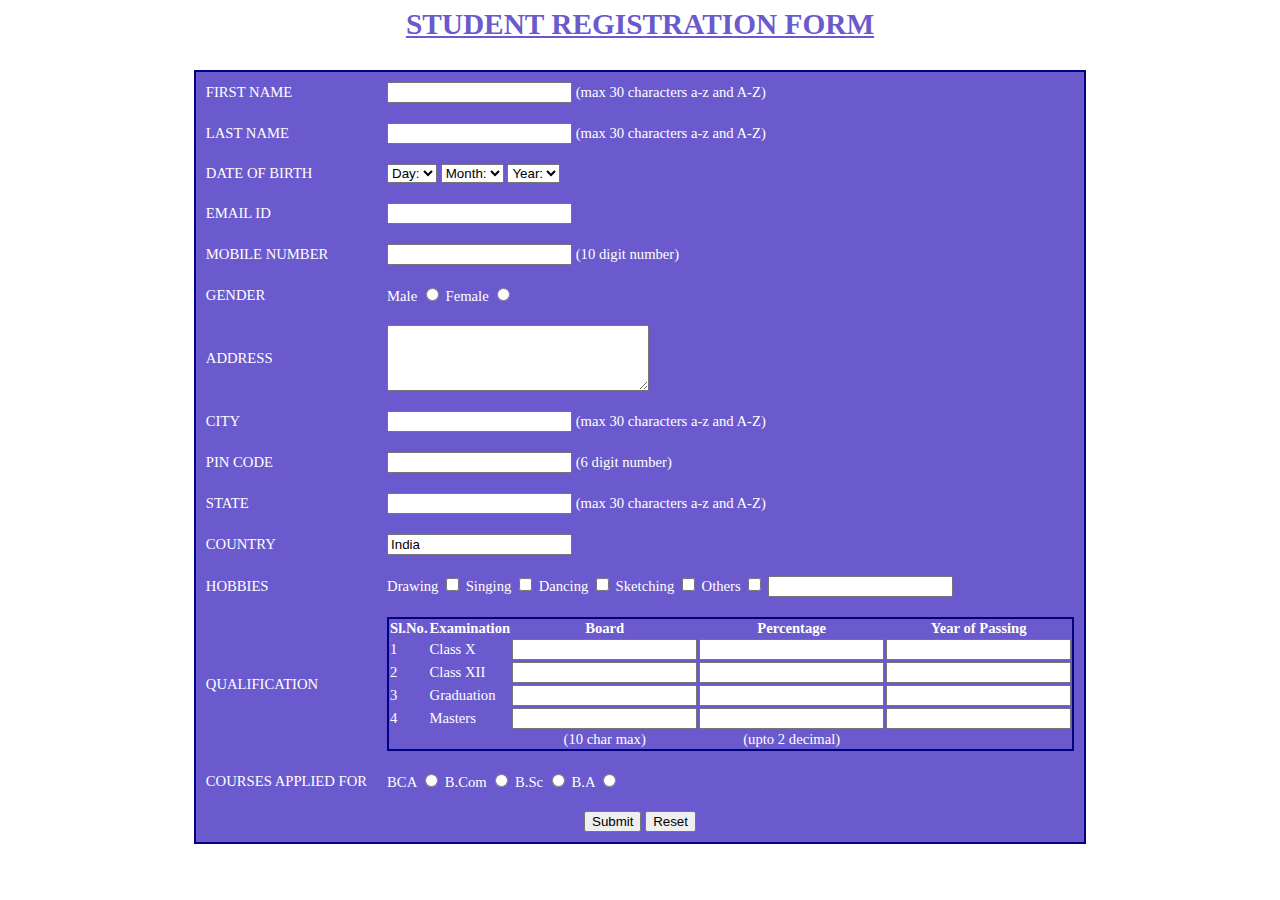
<file: form/index.html>
<html>
<head>
<title>Student Registration Form</title>


<style type="text/css">
h3{font-family: Calibri; font-size: 22pt; font-style: normal; font-weight: bold; color:SlateBlue;
text-align: center; text-decoration: underline }
table{font-family: Calibri; color:white; font-size: 11pt; font-style: normal;
 background-color: SlateBlue; border-collapse: collapse; border: 2px solid navy}
table.inner{border: 0px}
</style>

</head>
 
<body>
<h3>STUDENT REGISTRATION FORM</h3>
<form action="form.php" method="POST">
 
<table align="center" cellpadding = "10">
 
<!----- First Name ---------------------------------------------------------->
<tr>
<td>FIRST NAME</td>
<td><input type="text" name="First_Name" maxlength="30"/>
(max 30 characters a-z and A-Z)
</td>
</tr>
 
<!----- Last Name ---------------------------------------------------------->
<tr>
<td>LAST NAME</td>
<td><input type="text" name="Last_Name" maxlength="30"/>
(max 30 characters a-z and A-Z)
</td>
</tr>
 
<!----- Date Of Birth -------------------------------------------------------->
<tr>
<td>DATE OF BIRTH</td>
 
<td>
<select name="Birthday_day" id="Birthday_Day">
<option value="-1">Day:</option>
<option value="1">1</option>
<option value="2">2</option>
<option value="3">3</option>
 
<option value="4">4</option>
<option value="5">5</option>
<option value="6">6</option>
<option value="7">7</option>
<option value="8">8</option>
<option value="9">9</option>
<option value="10">10</option>
<option value="11">11</option>
<option value="12">12</option>
 
<option value="13">13</option>
<option value="14">14</option>
<option value="15">15</option>
<option value="16">16</option>
<option value="17">17</option>
<option value="18">18</option>
<option value="19">19</option>
<option value="20">20</option>
<option value="21">21</option>
 
<option value="22">22</option>
<option value="23">23</option>
<option value="24">24</option>
<option value="25">25</option>
<option value="26">26</option>
<option value="27">27</option>
<option value="28">28</option>
<option value="29">29</option>
<option value="30">30</option>
 
<option value="31">31</option>
</select>
 
<select id="Birthday_Month" name="Birthday_Month">
<option value="-1">Month:</option>
<option value="January">Jan</option>
<option value="February">Feb</option>
<option value="March">Mar</option>
<option value="April">Apr</option>
<option value="May">May</option>
<option value="June">Jun</option>
<option value="July">Jul</option>
<option value="August">Aug</option>
<option value="September">Sep</option>
<option value="October">Oct</option>
<option value="November">Nov</option>
<option value="December">Dec</option>
</select>
 
<select name="Birthday_Year" id="Birthday_Year">
 
<option value="-1">Year:</option>
<option value="2012">2012</option>
<option value="2011">2011</option>
<option value="2010">2010</option>
<option value="2009">2009</option>
<option value="2008">2008</option>
<option value="2007">2007</option>
<option value="2006">2006</option>
<option value="2005">2005</option>
<option value="2004">2004</option>
<option value="2003">2003</option>
<option value="2002">2002</option>
<option value="2001">2001</option>
<option value="2000">2000</option>
 
<option value="1999">1999</option>
<option value="1998">1998</option>
<option value="1997">1997</option>
<option value="1996">1996</option>
<option value="1995">1995</option>
<option value="1994">1994</option>
<option value="1993">1993</option>
<option value="1992">1992</option>
<option value="1991">1991</option>
<option value="1990">1990</option>
 
<option value="1989">1989</option>
<option value="1988">1988</option>
<option value="1987">1987</option>
<option value="1986">1986</option>
<option value="1985">1985</option>
<option value="1984">1984</option>
<option value="1983">1983</option>
<option value="1982">1982</option>
<option value="1981">1981</option>
<option value="1980">1980</option>
</select>
</td>
</tr>
 
<!----- Email Id ---------------------------------------------------------->
<tr>
<td>EMAIL ID</td>
<td><input type="text" name="Email_Id" maxlength="100" /></td>
</tr>
 
<!----- Mobile Number ---------------------------------------------------------->
<tr>
<td>MOBILE NUMBER</td>
<td>
<input type="text" name="Mobile_Number" maxlength="10" />
(10 digit number)
</td>
</tr>
 
<!----- Gender ----------------------------------------------------------->
<tr>
<td>GENDER</td>
<td>
Male <input type="radio" name="Gender" value="Male" />
Female <input type="radio" name="Gender" value="Female" />
</td>
</tr>
 
<!----- Address ---------------------------------------------------------->
<tr>
<td>ADDRESS 
 
 
</td>
<td><textarea name="Address" rows="4" cols="30"></textarea></td>
</tr>
 
<!----- City ---------------------------------------------------------->
<tr>
<td>CITY</td>
<td><input type="text" name="City" maxlength="30" />
(max 30 characters a-z and A-Z)
</td>
</tr>
 
<!----- Pin Code ---------------------------------------------------------->
<tr>
<td>PIN CODE</td>
<td><input type="text" name="Pin_Code" maxlength="6" />
(6 digit number)
</td>
</tr>
 
<!----- State ---------------------------------------------------------->
<tr>
<td>STATE</td>
<td><input type="text" name="State" maxlength="30" />
(max 30 characters a-z and A-Z)
</td>
</tr>
 
<!----- Country ---------------------------------------------------------->
<tr>
<td>COUNTRY</td>
<td><input type="text" name="Country" value="India" readonly="readonly" /></td>
</tr>
 
<!----- Hobbies ---------------------------------------------------------->
 
<tr>
<td>HOBBIES 
 
 
</td>
 
<td>
Drawing
<input type="checkbox" name="Hobby_Drawing" value="Drawing" />
Singing
<input type="checkbox" name="Hobby_Singing" value="Singing" />
Dancing
<input type="checkbox" name="Hobby_Dancing" value="Dancing" />
Sketching
<input type="checkbox" name="Hobby_Cooking" value="Cooking" />
 
 
Others
<input type="checkbox" name="Hobby_Other" value="Other">
<input type="text" name="Other_Hobby" maxlength="30" />
</td>
</tr>
 
<!----- Qualification---------------------------------------------------------->
<tr>
<td>QUALIFICATION 
 
 
 
 
 
 
</td>
 
<td>
<table>
 
<tr>
<td align="center"><b>Sl.No.</b></td>
<td align="center"><b>Examination</b></td>
<td align="center"><b>Board</b></td>
<td align="center"><b>Percentage</b></td>
<td align="center"><b>Year of Passing</b></td>
</tr>
 
<tr>
<td>1</td>
<td>Class X</td>
<td><input type="text" name="ClassX_Board" maxlength="30" /></td>
<td><input type="text" name="ClassX_Percentage" maxlength="30" /></td>
<td><input type="text" name="ClassX_YrOfPassing" maxlength="30" /></td>
</tr>
 
<tr>
<td>2</td>
<td>Class XII</td>
<td><input type="text" name="ClassXII_Board" maxlength="30" /></td>
<td><input type="text" name="ClassXII_Percentage" maxlength="30" /></td>
<td><input type="text" name="ClassXII_YrOfPassing" maxlength="30" /></td>
</tr>
 
<tr>
<td>3</td>
<td>Graduation</td>
<td><input type="text" name="Graduation_Board" maxlength="30" /></td>
<td><input type="text" name="Graduation_Percentage" maxlength="30" /></td>
<td><input type="text" name="Graduation_YrOfPassing" maxlength="30" /></td>
</tr>
 
<tr>
<td>4</td>
<td>Masters</td>
<td><input type="text" name="Masters_Board" maxlength="30" /></td>
<td><input type="text" name="Masters_Percentage" maxlength="30" /></td>
<td><input type="text" name="Masters_YrOfPassing" maxlength="30" /></td>
</tr>
 
<tr>
<td></td>
<td></td>
<td align="center">(10 char max)</td>
<td align="center">(upto 2 decimal)</td>
</tr>
</table>
 
</td>
</tr>
 
<!----- Course ---------------------------------------------------------->
<tr>
<td>COURSES
APPLIED FOR</td>
<td>
BCA
<input type="radio" name="Course_BCA" value="BCA">
B.Com
<input type="radio" name="Course_BCom" value="B.Com">
B.Sc
<input type="radio" name="Course_BSc" value="B.Sc">
B.A
<input type="radio" name="Course_BA" value="B.A">
</td>
</tr>
 
<!----- Submit and Reset ------------------------------------------------->
<tr>
<td colspan="2" align="center">
<input type="submit" value="Submit">
<input type="reset" value="Reset">
</td>
</tr>
</table>
 
</form>
 
</body>
</html>
</file>
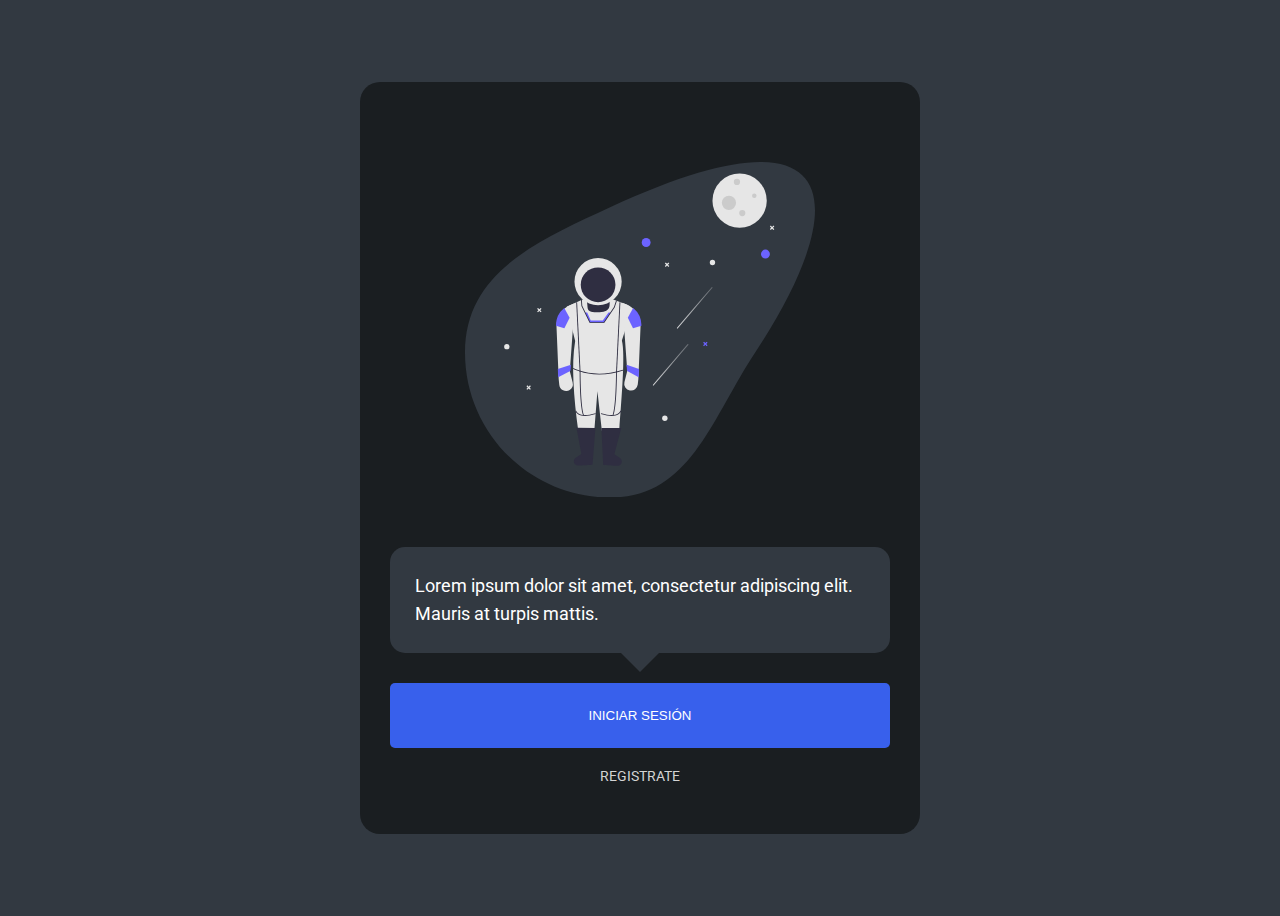
<file: pseudoelementos-css-codigo_base/index.html>
<!DOCTYPE html>
<html lang="en">
<head>
	<meta charset="UTF-8">
	<meta name="viewport" content="width=device-width, initial-scale=1.0">
	<title>Pseudoelementos CSS</title>
	<link href="https://fonts.googleapis.com/css2?family=Roboto&display=swap" rel="stylesheet"> 
	<link rel="stylesheet" href="https://necolas.github.io/normalize.css/8.0.1/normalize.css">
	<link rel="stylesheet" href="css/estilos.css">
</head>
<body>
	
	<div class="contenedor">
		<div class="logo">
			<svg id="e2652d7b-d014-44e7-aeea-709bf92e6067" data-name="Layer 1" xmlns="http://www.w3.org/2000/svg" xmlns:xlink="http://www.w3.org/1999/xlink" width="800" viewBox="0 0 853.29744 818"><defs><linearGradient id="fe5e6308-1e89-4ce8-8c8d-e7ed4a72d158" x1="689.87057" y1="396.55769" x2="776.68053" y2="396.55769" gradientUnits="userSpaceOnUse"><stop offset="0" stop-color="#fff"/><stop offset="1" stop-color="#fff" stop-opacity="0.3"/></linearGradient><linearGradient id="b0adbdce-87b5-465c-b00c-1cf2f5493111" x1="631.27384" y1="535.45364" x2="718.08381" y2="535.45364" xlink:href="#fe5e6308-1e89-4ce8-8c8d-e7ed4a72d158"/></defs><path d="M880.85249,505.2494C773.13547,668.24287,722.473,859,527.10189,859S173.35128,700.62046,173.35128,505.2494,349.88639,233.74549,527.10189,151.49879C1102.708-115.64322,1121.87492,140.543,880.85249,505.2494Z" transform="translate(-173.35128 -41)" fill="#323941"/><circle cx="669.52185" cy="94.22192" r="66.1926" fill="#e6e6e6"/><circle cx="663.0111" cy="48.64669" r="7.59587" fill="#cbcbcb"/><circle cx="676.0326" cy="124.60541" r="7.59587" fill="#cbcbcb"/><circle cx="705.33096" cy="82.28555" r="5.42562" fill="#cbcbcb"/><circle cx="643.47886" cy="99.64754" r="17.36199" fill="#cbcbcb"/><circle cx="441.64569" cy="196.22363" r="10.85125" fill="#6c63ff"/><circle cx="732.45907" cy="224.43687" r="10.85125" fill="#6c63ff"/><circle cx="603.32925" cy="245.05424" r="6.51075" fill="#e6e6e6"/><circle cx="102.00171" cy="450.14278" r="6.51075" fill="#e6e6e6"/><circle cx="487.22092" cy="624.84783" r="6.51075" fill="#e6e6e6"/><polygon points="589.224 438.245 585.975 441.473 582.747 438.223 580.581 440.375 583.808 443.625 580.558 446.852 582.71 449.019 585.96 445.791 589.188 449.041 591.354 446.889 588.126 443.639 591.376 440.412 589.224 438.245" fill="#6c63ff"/><polygon points="158.43 544.588 155.18 547.815 151.953 544.565 149.786 546.717 153.014 549.967 149.764 553.194 151.916 555.361 155.165 552.133 158.393 555.383 160.56 553.231 157.332 549.982 160.582 546.754 158.43 544.588" fill="#e6e6e6"/><polygon points="184.473 355.776 181.223 359.003 177.996 355.754 175.829 357.905 179.057 361.155 175.807 364.383 177.959 366.549 181.208 363.322 184.436 366.571 186.603 364.42 183.375 361.17 186.625 357.942 184.473 355.776" fill="#e6e6e6"/><polygon points="751.993 155.028 748.743 158.255 745.516 155.006 743.349 157.157 746.577 160.407 743.327 163.635 745.479 165.801 748.729 162.574 751.956 165.823 754.123 163.672 750.895 160.422 754.145 157.194 751.993 155.028" fill="#e6e6e6"/><polygon points="495.904 245.093 492.654 248.321 489.426 245.071 487.26 247.223 490.487 250.472 487.238 253.7 489.389 255.867 492.639 252.639 495.867 255.889 498.033 253.737 494.806 250.487 498.055 247.26 495.904 245.093" fill="#e6e6e6"/><path d="M691.79334,446.99143l32.97058-38.59855,32.97057-38.59855,18.61242-21.7895c1.02981-1.2056-.55938-3.08643-1.58915-1.88088L741.78719,384.7225l-32.97057,38.59855L690.2042,445.11056c-1.02982,1.2056.55937,3.08642,1.58914,1.88087Z" transform="translate(-173.35128 -41)" opacity="0.8" fill="url(#fe5e6308-1e89-4ce8-8c8d-e7ed4a72d158)"/><path d="M633.19662,585.88737l32.97057-38.59855,32.97057-38.59855,18.61242-21.7895c1.02981-1.2056-.55937-3.08643-1.58915-1.88087l-32.97057,38.59855L650.21989,562.217l-18.61242,21.7895c-1.02981,1.2056.55937,3.08643,1.58915,1.88087Z" transform="translate(-173.35128 -41)" opacity="0.8" fill="url(#b0adbdce-87b5-465c-b00c-1cf2f5493111)"/><path d="M293.52619,331.32164h61.8521a0,0,0,0,1,0,0v24.33858a15.811,15.811,0,0,1-15.811,15.811H309.33722a15.811,15.811,0,0,1-15.811-15.811V331.32164A0,0,0,0,1,293.52619,331.32164Z" fill="#2f2e41"/><path d="M549.34694,695.68875c-14.0849,14.27061-28.19145,14.366-42.31946.46l-10.85164-95.95094L488.58,696.34927c-14.11847,11.42686-27.27574,12.96547-39.06448.42461-11.24565-83.07535-17.35815-160.2537-7.59587-219.19516l-20.61737-83.55459,46.66036-21.70249c9.39634,23.24307-5.42324,35.1313,28.08839,34.73339,33.21631-.39441,30.73557-12.88943,29.42321-34.73339l42.92319,16.50892a15.38272,15.38272,0,0,1,9.14663,18.98963l-21.68633,68.6734C564.2064,511.16046,555.63436,607.59438,549.34694,695.68875Z" transform="translate(-173.35128 -41)" fill="#e6e6e6"/><path d="M484.23947,779.24335s-34.64058,3.03439-39.281,1.12362h0q-.43935-.18092-.85525-.39352c-6.89625-3.52114-7.10638-13.3821-.66091-17.67309l13.66907-9.1L445.175,689.178l46.1178.54256Z" transform="translate(-173.35128 -41)" fill="#2f2e41"/><path d="M510.28246,779.78591s34.64057,3.03439,39.281,1.12363h0q.43935-.18092.85525-.39352c6.89625-3.52114,7.10638-13.3821.66091-17.67309l-13.66907-9.1L554.23,689.72057H505.942Z" transform="translate(-173.35128 -41)" fill="#2f2e41"/><path d="M428.89811,551.36719l6.86638,27.46551a16.55029,16.55029,0,0,1-7.20087,17.996l0,0a16.55029,16.55029,0,0,1-25.30968-12.20314L401.77,570.89943l-5.42562-130.45524a54.87781,54.87781,0,0,1,33.85878-50.69295l10.63132-4.40811Z" transform="translate(-173.35128 -41)" fill="#e6e6e6"/><path d="M601.43292,439.3606l-.03259.77046-4.38388,105.30046-.84636,20.34609-.16279,4.0367-1.48662,13.72678a16.55048,16.55048,0,1,1-32.51036-5.79453l6.86886-27.4645-.15193-2.04-.91147-12.76107L556.94281,384.258l10.63421,4.4056a54.9579,54.9579,0,0,1,33.8559,50.697Z" transform="translate(-173.35128 -41)" fill="#e6e6e6"/><path d="M500.57674,559.19089c-39.41736,0-63.732-13.67-64.07587-13.86818l1.0846-1.8799c.48428.27976,49.24918,27.63359,120.8939,3.923l.68244,2.06A185.89809,185.89809,0,0,1,500.57674,559.19089Z" transform="translate(-173.35128 -41)" fill="#2f2e41"/><path d="M461.5451,659.23535c-8.67463-19.51846-8.71861-104.3521-8.716-107.954l2.17025.00212c-.00053.87743.04026,87.97033,8.52946,107.07022Z" transform="translate(-173.35128 -41)" fill="#2f2e41"/><path d="M466.05727,660.11066c-7.72727,0-12.86148-1.6457-16.20852-3.533-6.09428-3.43658-7.35161-8.11936-7.40194-8.31646l2.10242-.53832-1.05121.26916,1.04962-.27446c.044.16425,1.14129,4.06286,6.46307,7.02364,5.85956,3.25855,17.65446,5.69054,40.55865-1.2356l.62733,2.077C481.23524,658.89731,472.69094,660.11066,466.05727,660.11066Z" transform="translate(-173.35128 -41)" fill="#2f2e41"/><rect x="448.66696" y="382.62543" width="2.17072" height="170.16399" transform="translate(-195.69162 -18.43964) rotate(-2.80385)" fill="#2f2e41"/><path d="M535.14707,659.23535l-1.98375-.88166c8.4892-19.09989,8.53052-106.19279,8.52946-107.07022l2.17025-.00212C543.86515,554.88325,543.82171,639.71689,535.14707,659.23535Z" transform="translate(-173.35128 -41)" fill="#2f2e41"/><path d="M530.6349,660.11066c-6.63367,0-15.17585-1.21229-26.13942-4.52807l.62734-2.077c22.90418,6.92508,34.69643,4.49521,40.55865,1.2356,5.32177-2.96078,6.41855-6.85939,6.462-7.02364l2.10137.54362c-.05087.1971-1.30766,4.87988-7.40195,8.31646C543.49638,658.465,538.36005,660.11066,530.6349,660.11066Z" transform="translate(-173.35128 -41)" fill="#2f2e41"/><rect x="461.85785" y="466.62206" width="170.16399" height="2.17072" transform="translate(-120.26149 950.16282) rotate(-87.20185)" fill="#2f2e41"/><polygon points="355.248 367.131 339.101 391.003 304.377 391.003 292.767 367.131 297.867 367.131 306.548 386.663 335.846 386.663 349.953 367.131 355.248 367.131" fill="#6c63ff"/><polygon points="394.443 379.067 394.725 379.631 394.443 380.152 394.443 379.067"/><path d="M603.60317,439.3606l-.03259.77046-20.58478,5.97905-12.73935-25.47877,13.03236-23.8944A54.80994,54.80994,0,0,1,603.60317,439.3606Z" transform="translate(-173.35128 -41)" fill="#6c63ff"/><path d="M395.00956,439.3606l.03259.77046,20.58478,5.97905,12.73935-25.47877-13.03236-23.8944A54.80994,54.80994,0,0,0,395.00956,439.3606Z" transform="translate(-173.35128 -41)" fill="#6c63ff"/><circle cx="324.45224" cy="291.71459" r="57.5116" fill="#e6e6e6"/><circle cx="324.45224" cy="299.31046" r="42.31986" fill="#2f2e41"/><polygon points="424.284 504.432 423.403 524.778 395.571 509.825 394.849 507.242 393.9 494.481 424.284 504.432" fill="#6c63ff"/><polygon points="226.324 504.432 227.25 524.778 256.503 509.825 257.263 507.242 258.26 494.481 226.324 504.432" fill="#6c63ff"/><polygon points="339.678 392.089 303.698 392.089 283.777 351.139 282.753 336.41 284.918 336.26 285.913 350.568 305.057 389.918 338.525 389.918 363.075 353.628 368.301 337.605 370.366 338.277 364.958 354.718 339.678 392.089" fill="#2f2e41"/></svg>
		</div>

		<div class="dialogo">Lorem ipsum dolor sit amet, consectetur adipiscing elit. Mauris at turpis mattis.</div>

		<button class="boton">Iniciar Sesión</button>
		<a href="#" class="enlace">Registrate</a>
	</div>
</body>
</html>
</file>
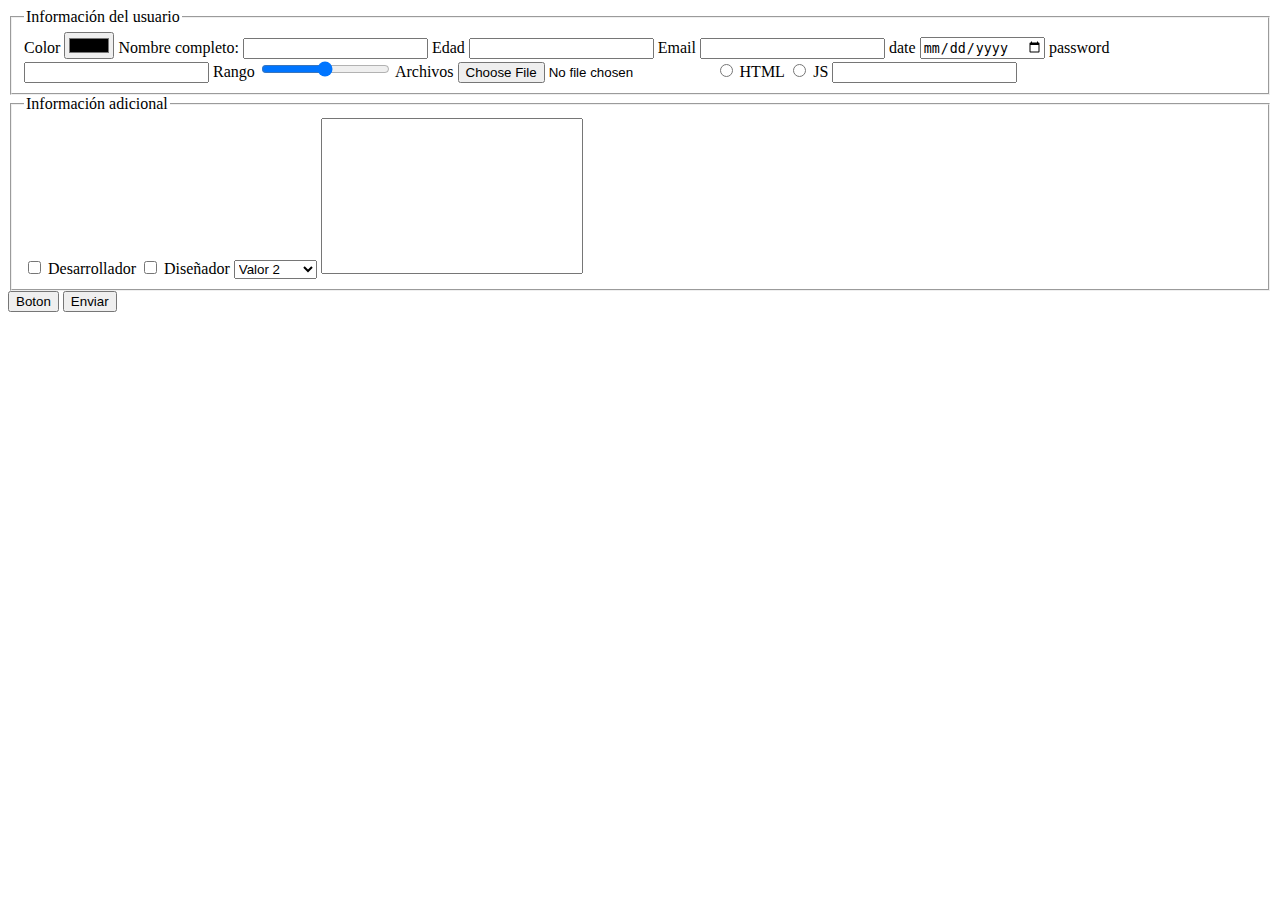
<file: form/completo.html>
<!DOCTYPE html>
<html lang="es">
  <head>
    <meta charset="UTF-8" />
    <meta name="viewport" content="width=device-width, initial-scale=1.0" />
    <title>Mi primer doc HTML</title>
    <style>
      table,
      tr,
      td,
      th {
        border: 1px solid #000;
      }
    </style>
  </head>
  <body>


    <form action="">


      <fieldset>
        <legend>Información del usuario</legend>
        
        <label for="color">Color</label>
        <input type="color" name="color" id="color" required />

        <label for="nombre">Nombre completo:</label>
        <input type="text" id="nombre" />

        <label for="edad">Edad</label>
        <input type="text" id="edad">

        <label for="email">Email</label>
        <input type="email" name="email"  id="email" required  />

        <label for="date">date</label>
        <input type="date" name="date" id="date" required />


        <label for="password">password</label>
        <input type="password" name="password" id="password" />

        <label for="range">Rango</label>
        <input type="range" name="range" id="range" min="10" max="100" />


        <label for="files">Archivos</label>
        <input type="file" name="files" id="files" />
  
        

        
        <input type="radio" name="tecnologias" id="html" />
        <label for="html">HTML</label>
        

        <input type="radio" name="tecnologias" id="JS" />
        <label for="JS">JS</label>


        <input list="midatalist" />

        <datalist id="midatalist">
          <option value="Verano"></option>
          <option value="Invierno"></option>
          <option value="Primavera"></option>
        </datalist> 

      </fieldset>


      <fieldset>

        <legend>Información adicional</legend>

        <input type="checkbox" name="dev" id="dev" value="dev" />
        <label for="dev">Desarrollador</label>

        <input type="checkbox" name="design" id="design" value="design" />
        <label for="design">Diseñador</label>


        <select name="select" id="select" size="1" multiple>

          <option value="valor1">Valor 1</option>

          <option value="valor2" selected>Valor 2</option>

          <option value="valor3">Valor 3</option>

        </select>

        <textarea
          name="textarea"
          id="area"
          cols="30"
          rows="10"
          style="resize: none">
        </textarea>


      </fieldset>

      <button type="button">Boton</button>

      <input type="submit" value="Enviar" />

    </form>


  
  </body>
</html>
</file>
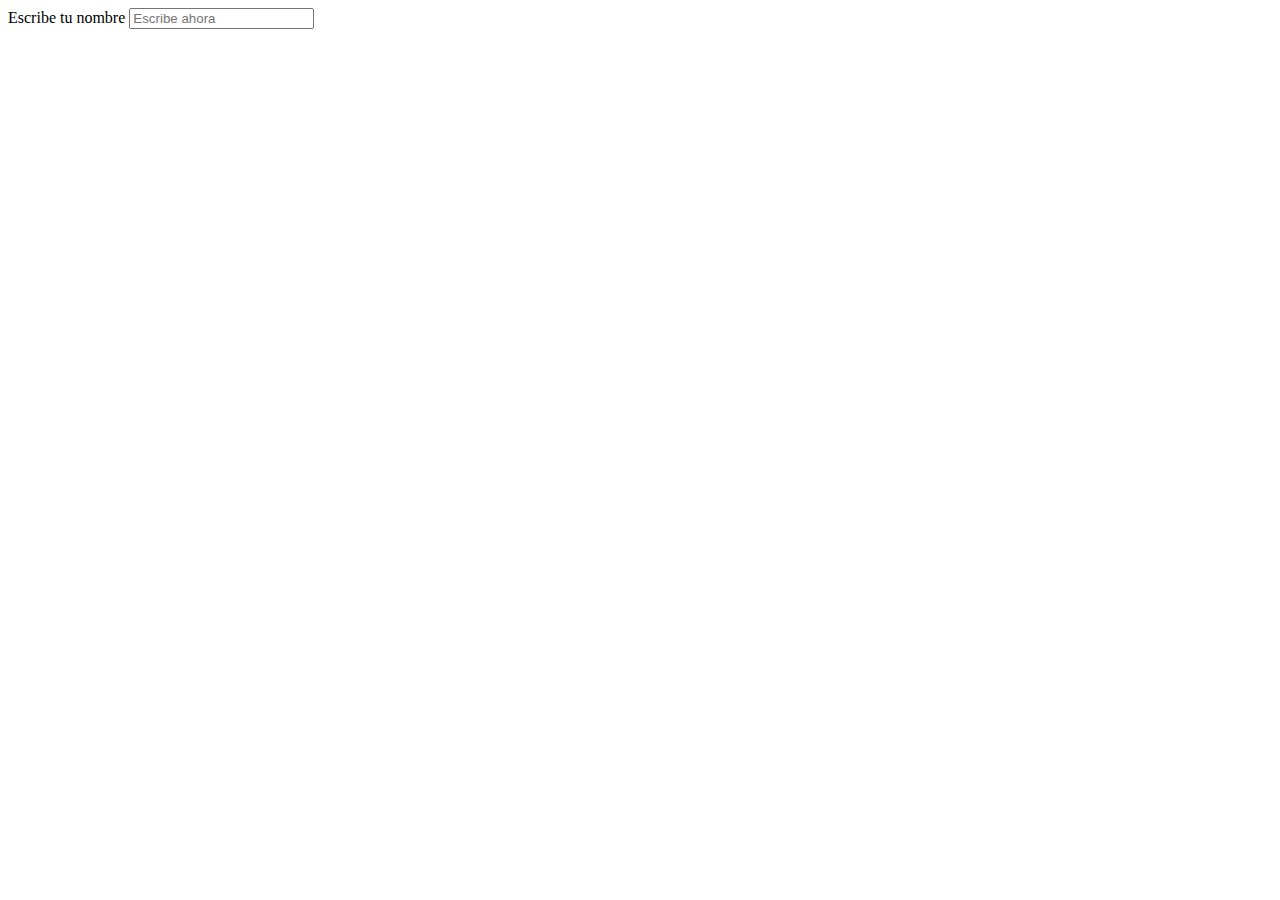
<file: form/form1.html>
<!DOCTYPE html>
<html lang="en">
<head>
    <meta charset="UTF-8">
    <meta name="viewport" content="width=device-width, initial-scale=1.0">
    <title>Document</title>
</head>
<body>
    

<form action="datos.php" >

    <label for="">Escribe tu nombre</label>
    <input type="text"  placeholder="Escribe ahora"  maxlength="10" name="nombre" id="nombre">


</form>





</body>
</html>
</file>
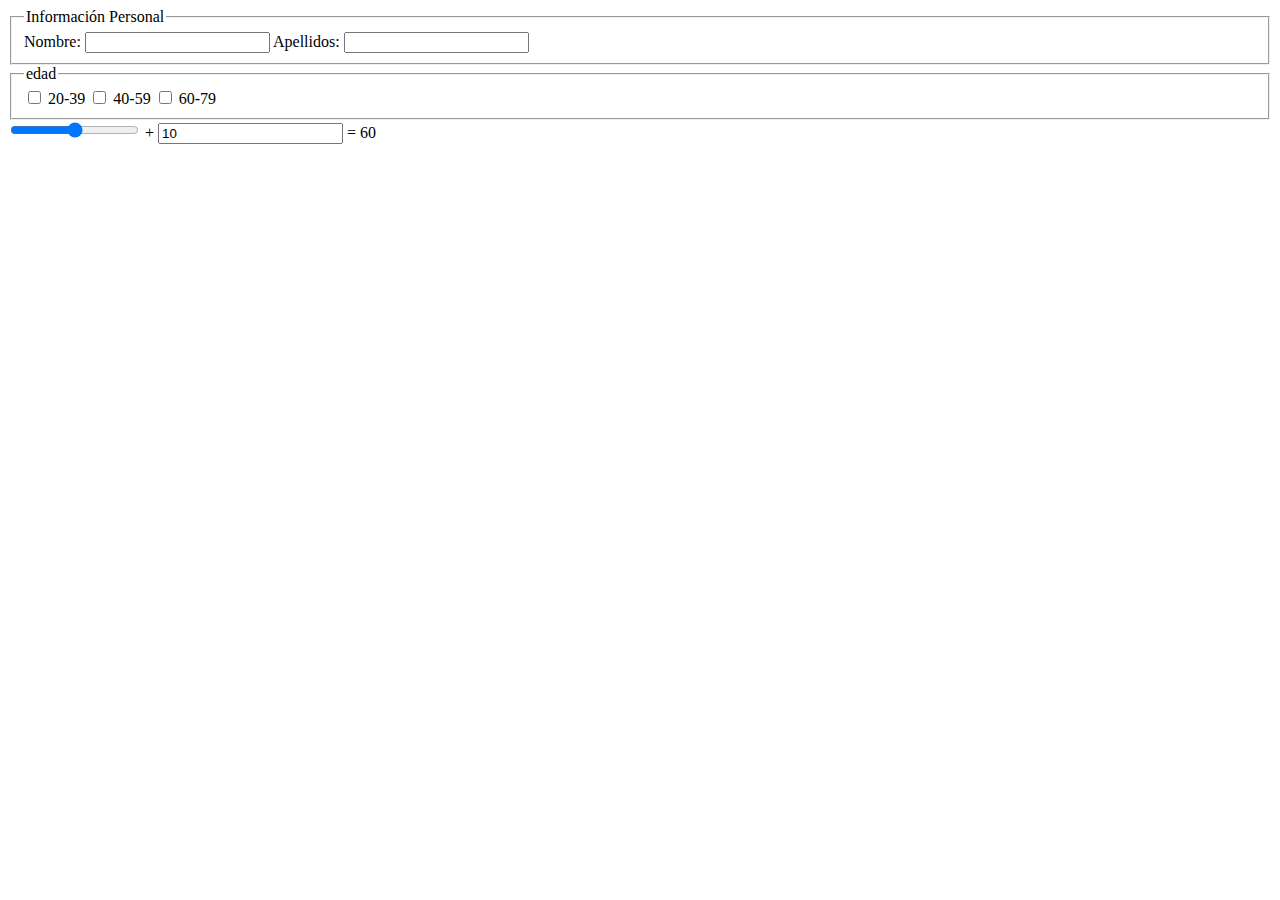
<file: form/form2.html>
<!DOCTYPE html>
<html lang="en">
<head>
    <meta charset="UTF-8">
    <meta name="viewport" content="width=device-width, initial-scale=1.0">
    <title>Document</title>
</head>
<body>

    <form>

        <!-- fieldset -->
        <fieldset>
         <legend>Información Personal</legend>

         Nombre: <input name='nombre' type='text' tabindex='1'>

         Apellidos: <input name='apellidos' type='text' tabindex='2'>

        </fieldset>

       
        <fieldset>

         <legend>edad</legend>

         <input type='checkbox' tabindex='20'
                   name='edad' value='20-39' > 20-39

         <input type='checkbox' tabindex='21'
                   name='edad' value='40-59' > 40-59

         <input type='checkbox' tabindex='22'
                   name='edad' value='60-79' > 60-79

        </fieldset>
       
       </form>



       <!-- oninput -->

       <form oninput="result.value=parseInt(a.value)+parseInt(b.value)">

        <input type="range" id="b" name="b" value="50" /> +

        <input type="number" id="a" name="a" value="10" /> =

        <output name="result" for="a b">60</output>
        
      </form>
    


</body>
</html>
</file>
<file: pseudoelementos-css-codigo_base/css/estilos.css>
:root {
	--fondoPrimario: #323941;
	--fondoSecundario: #1A1E21;
	--azulPrimario: #3860EC;
	--azulSecundario: #2247ce;
}

body {
	background: var(--fondoPrimario);
	font-family: 'Roboto', sans-serif;
	display: flex;
	flex-direction: column;
	align-items: center;
	justify-content: center;
	min-height: 100vh;
}

.contenedor {
	background: var(--fondoSecundario);
	max-width: 500px;
	padding: 30px;
	border-radius: 20px;
}

.logo {
	width: 100%;
	margin: 50px 0;
	display: flex;
	justify-content: center;
}

svg {
	width: 70%;
}

.dialogo {
	background: var(--fondoPrimario);
	padding: 25px;
	color: #fff;
	margin-bottom: 30px;
	border-radius: 15px;
	font-size: 18px;
	line-height: 28px;

	position: relative;
}


/* Pseudoelementos CSS */

/* .dialogo::selection{
	background: #d61a1a;
} */



.dialogo::before{
	content: "";
	display: block;
	position: absolute;
	bottom: -39px;
	border-top: 20px solid var(--fondoPrimario) ;
	border-right: 20px solid transparent;
	border-bottom: 20px solid transparent;
	border-left: 20px solid transparent;
	right: calc(50% - 20px);

} 



.boton {
	width: 100%;
	background: var(--azulPrimario);
	display: inline-block;
	padding: 25px;
	border: none;
	cursor: pointer;
	color: #fff;
	text-transform: uppercase;
	border-radius: 5px;
	margin-bottom: 20px;
	transition: .3s ease all;
}

.boton:hover {
	background: var(--azulSecundario);
}

.enlace {
	text-transform: uppercase;
	text-align: center;
	display: block;
	text-decoration: none;
	color: #D4D4D4;
	font-size: 14px;
	margin-bottom: 20px;
}

.enlace:hover {
	text-decoration: underline;
}
</file>
